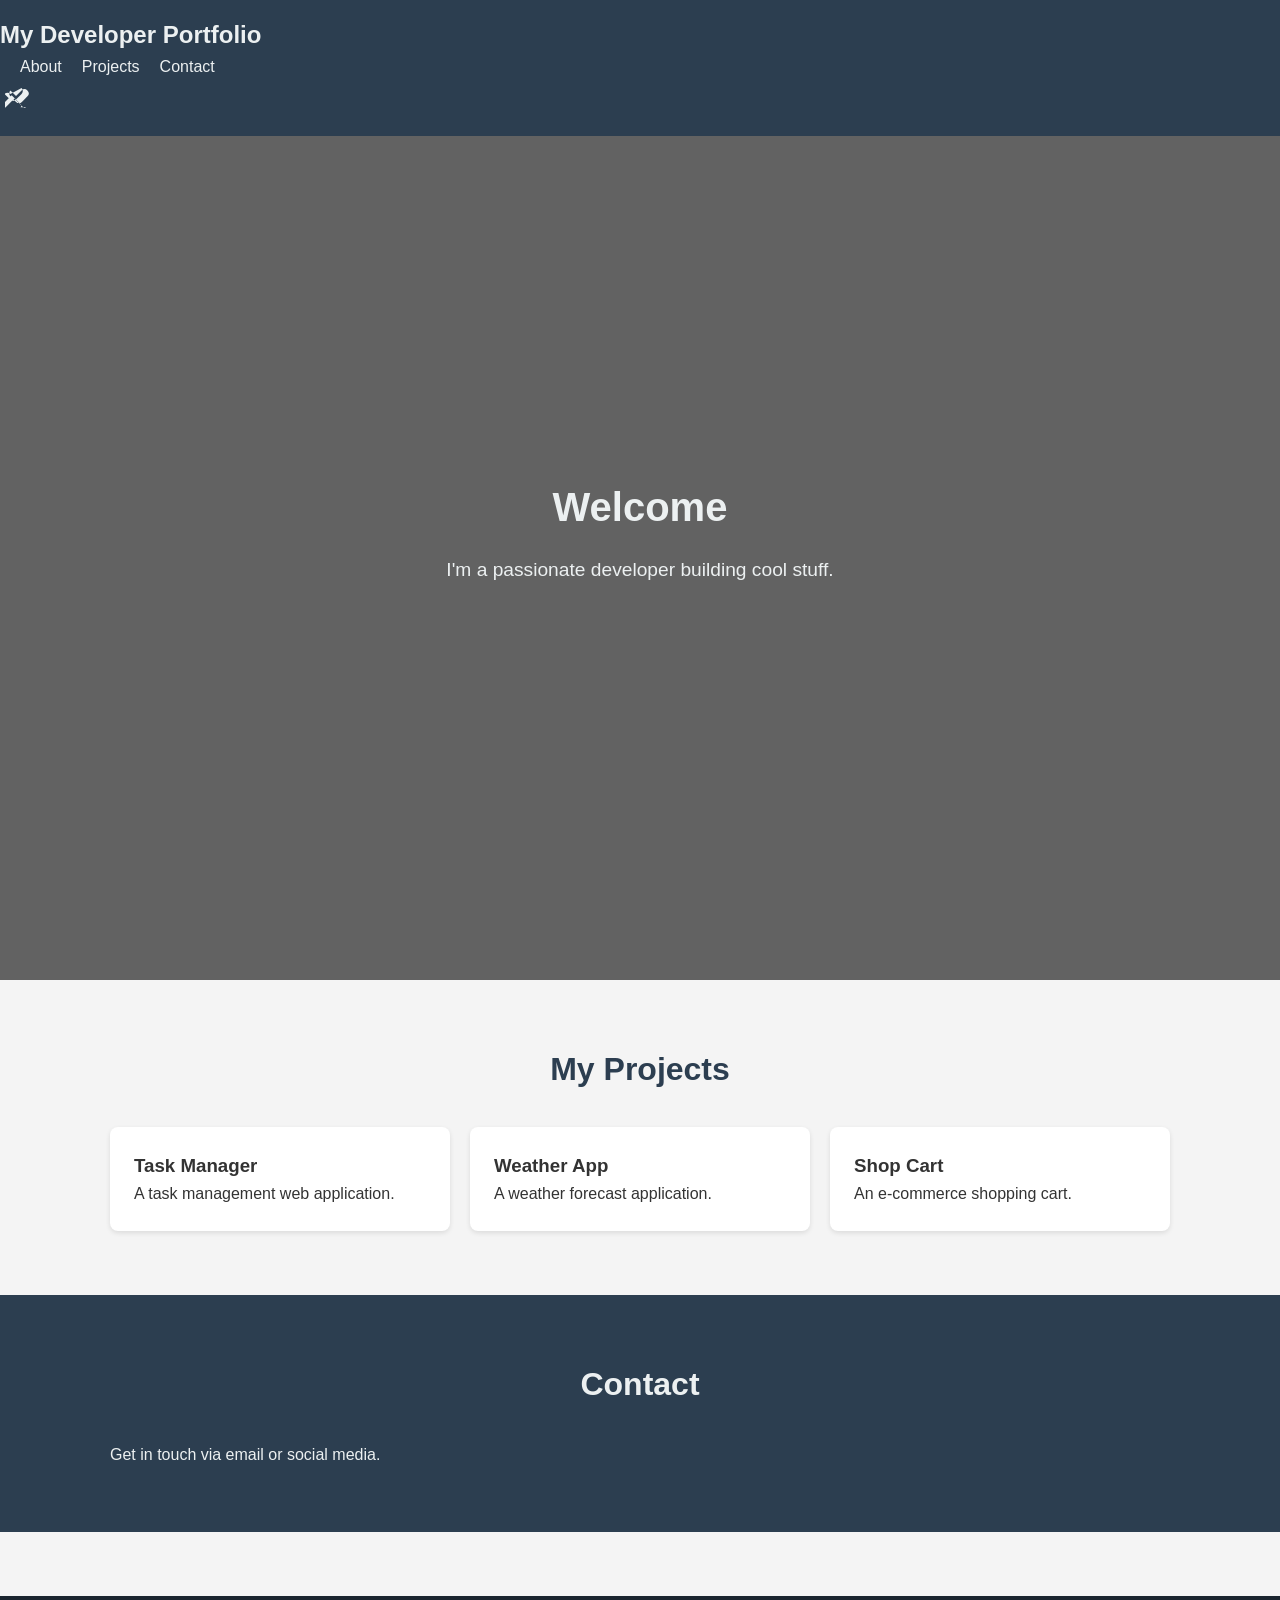
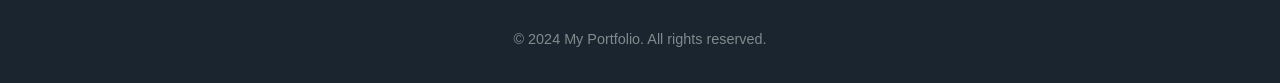
<file: 01-dev-portfolio/index.html>
<!DOCTYPE html>
<html lang="en">
<head>
    <meta charset="UTF-8">
    <meta name="viewport" content="width=device-width, initial-scale=1.0">
    <title>Dev Portfolio</title>
    <link rel="stylesheet" href="style.css">
</head>
<body>
    <header>
        <h1>My Developer Portfolio</h1>
        <nav>
            <ul>
                <li><a href="#about">About</a></li>
                <li><a href="#projects">Projects</a></li>
                <li><a href="#contact">Contact</a></li>
            </ul>
        </nav>
        <div class="theme-toggle" id="themeToggle">
            <svg id="themeIcon" width="20" height="20" viewBox="0 0 24 24" fill="currentColor">
                <path d="M20.285 21.285a1.975 1.975 0 0 1-2.828 0l-8.408-8.398-8.398 8.408a1.975 1.975 0 0 1-2.828-2.828l8.576-8.575 8.576 8.575a1.975 1.975 0 0 1 0 2.828zM5.216 5.216a4.001 4.001 0 0 0 0 5.657l5.35 5.35a4.001 4.001 0 0 0 5.657 0l5.351-5.35a4.001 4.001 0 0 0-5.657-5.657l-5.35 5.351zm10.688-2.227a3.997 3.997 0 0 1 0 5.655l-5.351 5.35a3.997 3.997 0 0 1-5.657 0l-5.351-5.35a3.997 3.997 0 0 1 5.657 0z"/>
            </svg>
        </div>
    </header>

    <section id="about" class="hero">
        <div class="container">
            <h2>Welcome</h2>
            <p>I'm a passionate developer building cool stuff.</p>
        </div>
    </section>

    <section id="projects" class="projects">
        <div class="container">
            <h2>My Projects</h2>
            <div class="project-grid">
                <div class="project-card">
                    <h3>Task Manager</h3>
                    <p>A task management web application.</p>
                </div>
                <div class="project-card">
                    <h3>Weather App</h3>
                    <p>A weather forecast application.</p>
                </div>
                <div class="project-card">
                    <h3>Shop Cart</h3>
                    <p>An e-commerce shopping cart.</p>
                </div>
            </div>
        </div>
    </section>

    <section id="contact" class="contact">
        <div class="container">
            <h2>Contact</h2>
            <p>Get in touch via email or social media.</p>
        </div>
    </section>

    <footer>
        <p>&copy; 2024 My Portfolio. All rights reserved.</p>
    </footer>

    <script src="app.js"></script>
</body>
</html>
</file>
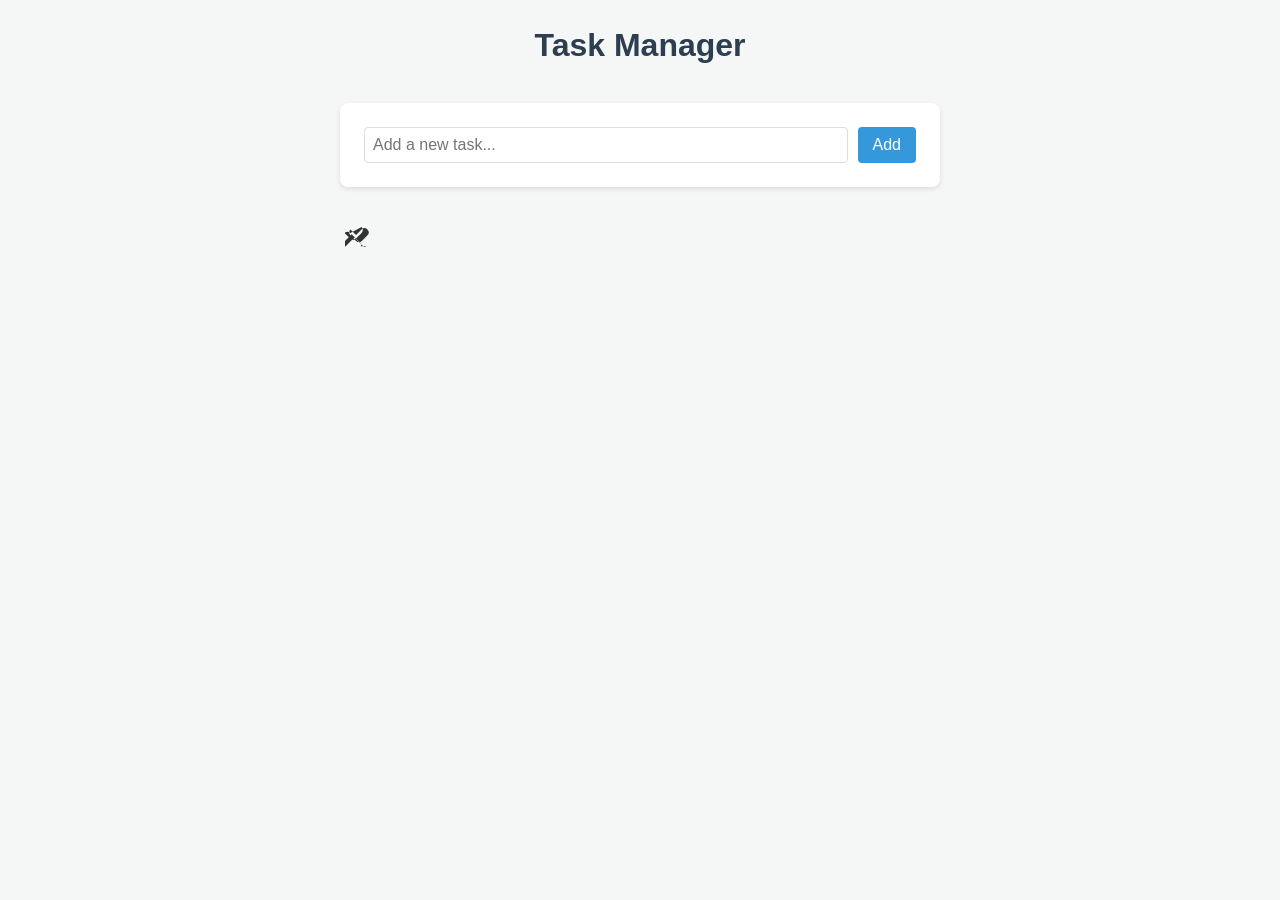
<file: 02-task-manager/index.html>
<!DOCTYPE html>
<html lang="en">
<head>
    <meta charset="UTF-8">
    <meta name="viewport" content="width=device-width, initial-scale=1.0">
    <title>Task Manager</title>
    <link rel="stylesheet" href="style.css">
</head>
<body>
    <div class="container">
        <h1>Task Manager</h1>
        
        <div class="add-task">
            <input type="text" id="new-task" placeholder="Add a new task...">
            <button id="add-btn">Add</button>
        </div>
        
        <ul id="task-list" class="task-list">
            <!-- Tasks will be added here by JavaScript -->
        </ul>
        
        <div class="theme-toggle" id="themeToggle">
            <svg id="themeIcon" width="20" height="20" viewBox="0 0 24 24" fill="currentColor">
                <path d="M20.285 21.285a1.975 1.975 0 0 1-2.828 0l-8.408-8.398-8.398 8.408a1.975 1.975 0 0 1-2.828-2.828l8.576-8.575 8.576 8.575a1.975 1.975 0 0 1 0 2.828zM5.216 5.216a4.001 4.001 0 0 0 0 5.657l5.35 5.35a4.001 4.001 0 0 0 5.657 0l5.351-5.35a4.001 4.001 0 0 0-5.657-5.657l-5.35 5.351zm10.688-2.227a3.997 3.997 0 0 1 0 5.655l-5.351 5.35a3.997 3.997 0 0 1-5.657 0l-5.351-5.35a3.997 3.997 0 0 1 5.657 0z"/>
            </svg>
        </div>
    </div>

    <script src="app.js"></script>
</body>
</html>
</file>
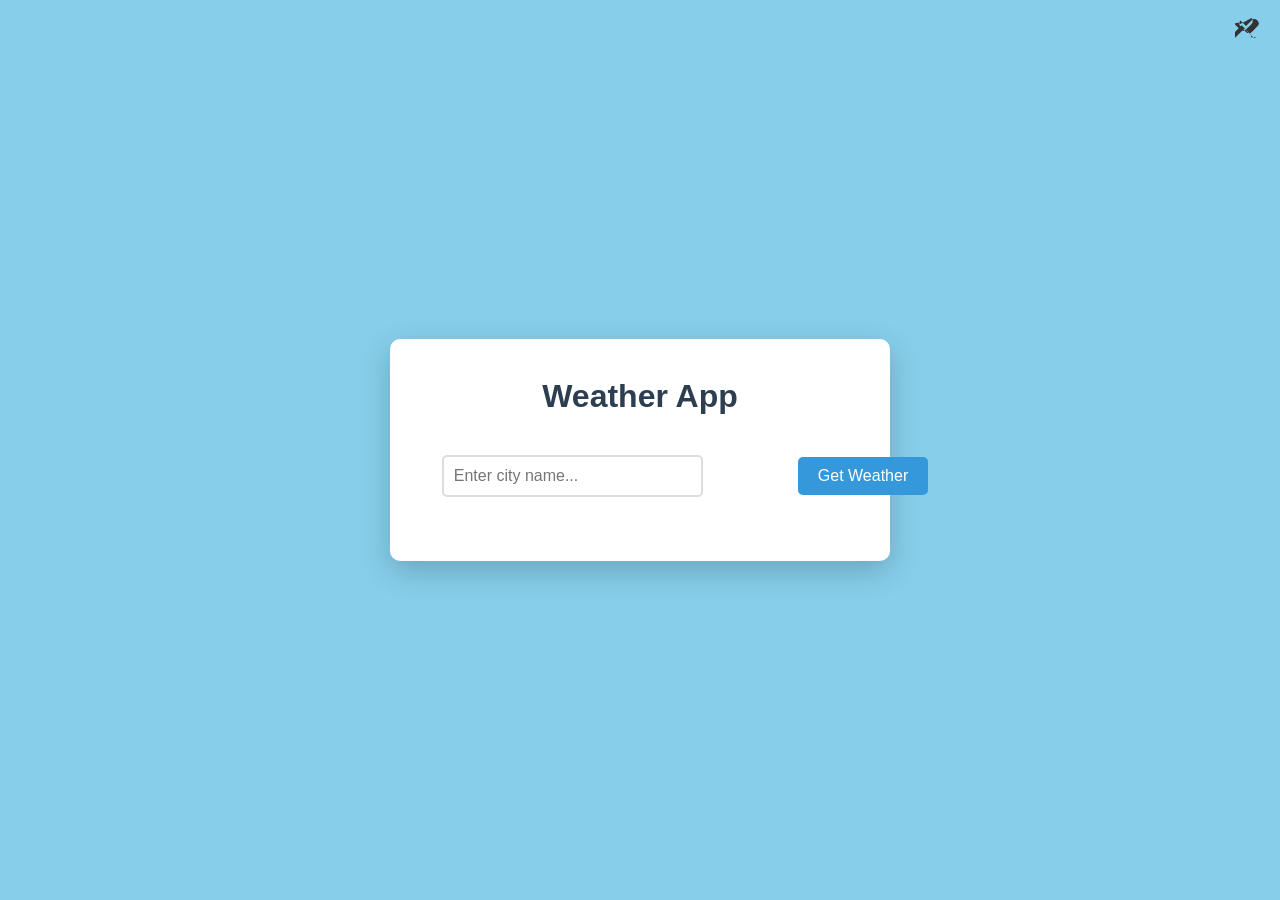
<file: 03-weather-app/index.html>
<!DOCTYPE html>
<html lang="en">
<head>
    <meta charset="UTF-8">
    <meta name="viewport" content="width=device-width, initial-scale=1.0">
    <title>Weather App</title>
    <link rel="stylesheet" href="style.css">
</head>
<body>
    <div class="container">
        <h1>Weather App</h1>
        
        <div class="search-box">
            <input type="text" id="city-input" placeholder="Enter city name...">
            <button id="search-btn">Get Weather</button>
        </div>
        
        <div id="weather-display" class="weather-display hidden">
            <div class="current-weather">
                <h2 id="city-name"></h2>
                <div class="temp" id="temperature"></div>
                <div class="description" id="description"></div>
            </div>
            <div class="details">
                <div class="detail">
                    <span>Humidity</span>
                    <span id="humidity"></span>
                </div>
                <div class="detail">
                    <span>Wind</span>
                    <span id="wind"></span>
                </div>
            </div>
        </div>
        
        <div id="error" class="error hidden"></div>
        
        <div class="theme-toggle" id="themeToggle">
            <svg id="themeIcon" width="20" height="20" viewBox="0 0 24 24" fill="currentColor">
                <path d="M20.285 21.285a1.975 1.975 0 0 1-2.828 0l-8.408-8.398-8.398 8.408a1.975 1.975 0 0 1-2.828-2.828l8.576-8.575 8.576 8.575a1.975 1.975 0 0 1 0 2.828zM5.216 5.216a4.001 4.001 0 0 0 0 5.657l5.35 5.35a4.001 4.001 0 0 0 5.657 0l5.351-5.35a4.001 4.001 0 0 0-5.657-5.657l-5.35 5.351zm10.688-2.227a3.997 3.997 0 0 1 0 5.655l-5.351 5.35a3.997 3.997 0 0 1-5.657 0l-5.351-5.35a3.997 3.997 0 0 1 5.657 0z"/>
            </svg>
        </div>
    </div>

    <script src="app.js"></script>
</body>
</html>
</file>
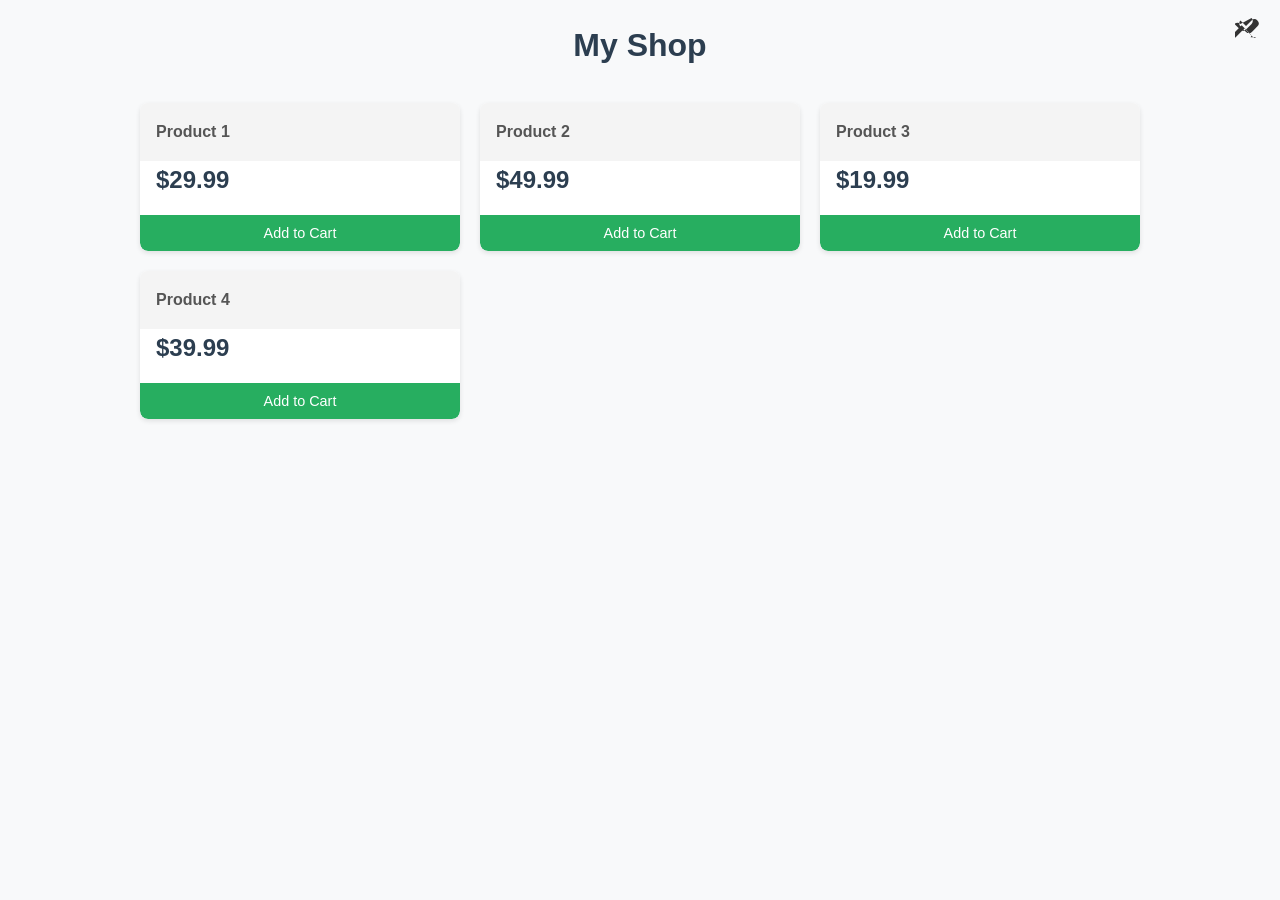
<file: 04-shop-cart/index.html>
<!DOCTYPE html>
<html lang="en">
<head>
    <meta charset="UTF-8">
    <meta name="viewport" content="width=device-width, initial-scale=1.0">
    <title>Shop Cart</title>
    <link rel="stylesheet" href="style.css">
</head>
<body>
    <div class="container">
        <h1>My Shop</h1>
        
        <div class="product-grid">
            <div class="product-card">
                <h3>Product 1</h3>
                <p>$29.99</p>
                <button class="add-cart-btn">Add to Cart</button>
            </div>
            <div class="product-card">
                <h3>Product 2</h3>
                <p>$49.99</p>
                <button class="add-cart-btn">Add to Cart</button>
            </div>
            <div class="product-card">
                <h3>Product 3</h3>
                <p>$19.99</p>
                <button class="add-cart-btn">Add to Cart</button>
            </div>
            <div class="product-card">
                <h3>Product 4</h3>
                <p>$39.99</p>
                <button class="add-cart-btn">Add to Cart</button>
            </div>
        </div>
        
        <div id="cart-summary" class="cart-summary hidden">
            <h2>Cart Summary</h2>
            <ul id="cart-items"></ul>
            <div class="total">
                <span>Total:</span>
                <span id="total-amount">$0.00</span>
            </div>
            <button id="checkout-btn">Checkout</button>
        </div>
        
        <div class="theme-toggle" id="themeToggle">
            <svg id="themeIcon" width="20" height="20" viewBox="0 0 24 24" fill="currentColor">
                <path d="M20.285 21.285a1.975 1.975 0 0 1-2.828 0l-8.408-8.398-8.398 8.408a1.975 1.975 0 0 1-2.828-2.828l8.576-8.575 8.576 8.575a1.975 1.975 0 0 1 0 2.828zM5.216 5.216a4.001 4.001 0 0 0 0 5.657l5.35 5.35a4.001 4.001 0 0 0 5.657 0l5.351-5.35a4.001 4.001 0 0 0-5.657-5.657l-5.35 5.351zm10.688-2.227a3.997 3.997 0 0 1 0 5.655l-5.351 5.35a3.997 3.997 0 0 1-5.657 0l-5.351-5.35a3.997 3.997 0 0 1 5.657 0z"/>
            </svg>
        </div>
    </div>

    <script src="app.js"></script>
</body>
</html>
</file>
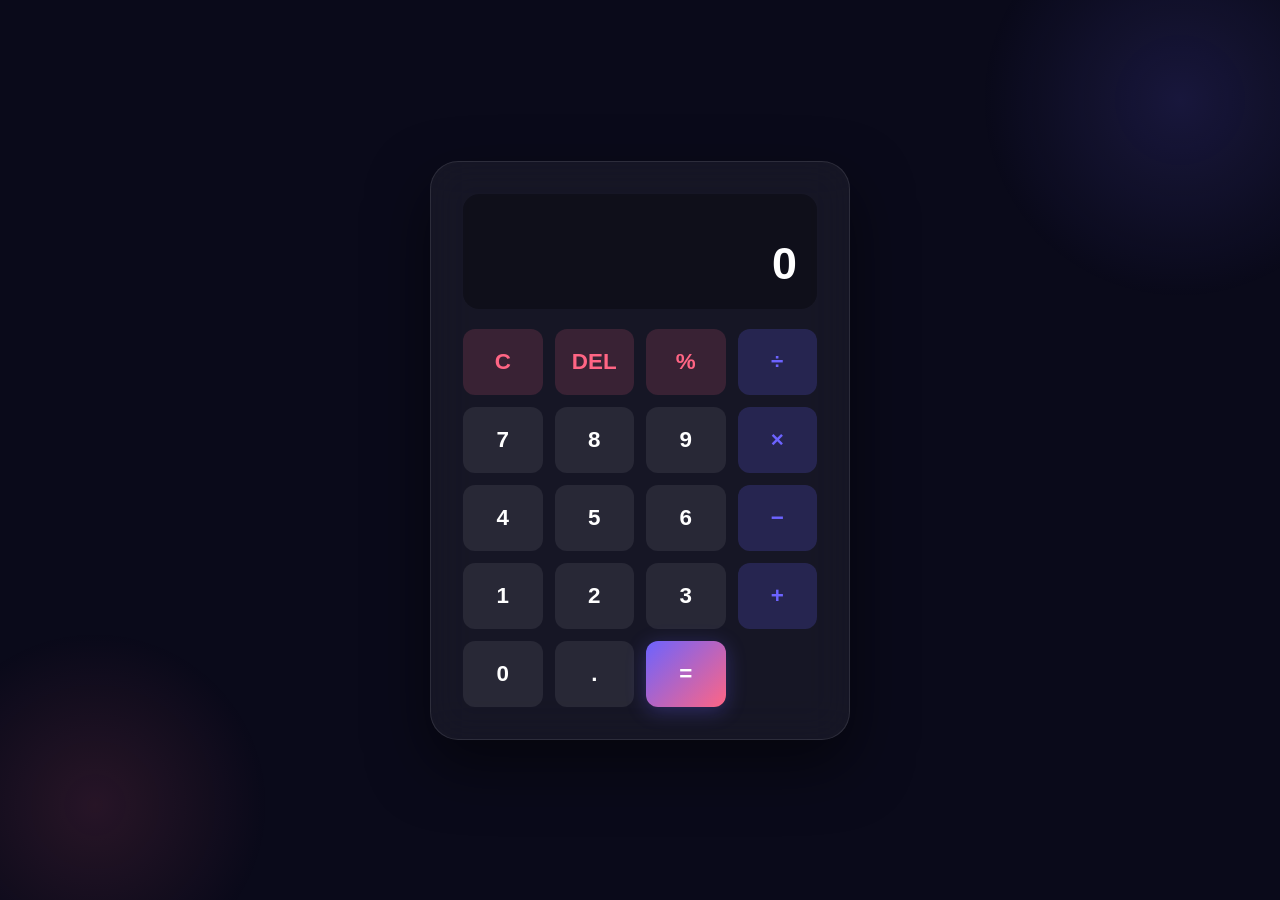
<file: Project1-Calculator/index.html>
<!DOCTYPE html>
<html lang="en">
<head>
  <meta charset="UTF-8">
  <meta name="viewport" content="width=device-width, initial-scale=1.0">
  <meta name="description" content="A modern, responsive calculator with glassmorphism design">
  <title>Calculator | Project 1</title>
  <link rel="stylesheet" href="style.css">
</head>
<body>
  <main class="container">
    <div class="calculator" role="application" aria-label="Calculator">
      <div class="display-wrapper">
        <div class="display-expression" id="expression" aria-live="polite"></div>
        <div class="display" id="display" aria-live="assertive">0</div>
      </div>
      <div class="buttons" role="group" aria-label="Calculator buttons">
        <button type="button" class="btn btn-function" data-value="C" aria-label="Clear">C</button>
        <button type="button" class="btn btn-function" data-value="DEL" aria-label="Delete">DEL</button>
        <button type="button" class="btn btn-function" data-value="%" aria-label="Percent">%</button>
        <button type="button" class="btn btn-operator" data-value="/" aria-label="Divide">&divide;</button>

        <button type="button" class="btn btn-number" data-value="7" aria-label="Seven">7</button>
        <button type="button" class="btn btn-number" data-value="8" aria-label="Eight">8</button>
        <button type="button" class="btn btn-number" data-value="9" aria-label="Nine">9</button>
        <button type="button" class="btn btn-operator" data-value="*" aria-label="Multiply">&times;</button>

        <button type="button" class="btn btn-number" data-value="4" aria-label="Four">4</button>
        <button type="button" class="btn btn-number" data-value="5" aria-label="Five">5</button>
        <button type="button" class="btn btn-number" data-value="6" aria-label="Six">6</button>
        <button type="button" class="btn btn-operator" data-value="-" aria-label="Subtract">&minus;</button>

        <button type="button" class="btn btn-number" data-value="1" aria-label="One">1</button>
        <button type="button" class="btn btn-number" data-value="2" aria-label="Two">2</button>
        <button type="button" class="btn btn-number" data-value="3" aria-label="Three">3</button>
        <button type="button" class="btn btn-operator" data-value="+" aria-label="Add">+</button>

        <button type="button" class="btn btn-number btn-zero" data-value="0" aria-label="Zero">0</button>
        <button type="button" class="btn btn-number" data-value="." aria-label="Decimal point">.</button>
        <button type="button" class="btn btn-equals" data-value="=" aria-label="Equals">=</button>
      </div>
    </div>
  </main>
  <script src="script.js"></script>
</body>
</html>
</file>
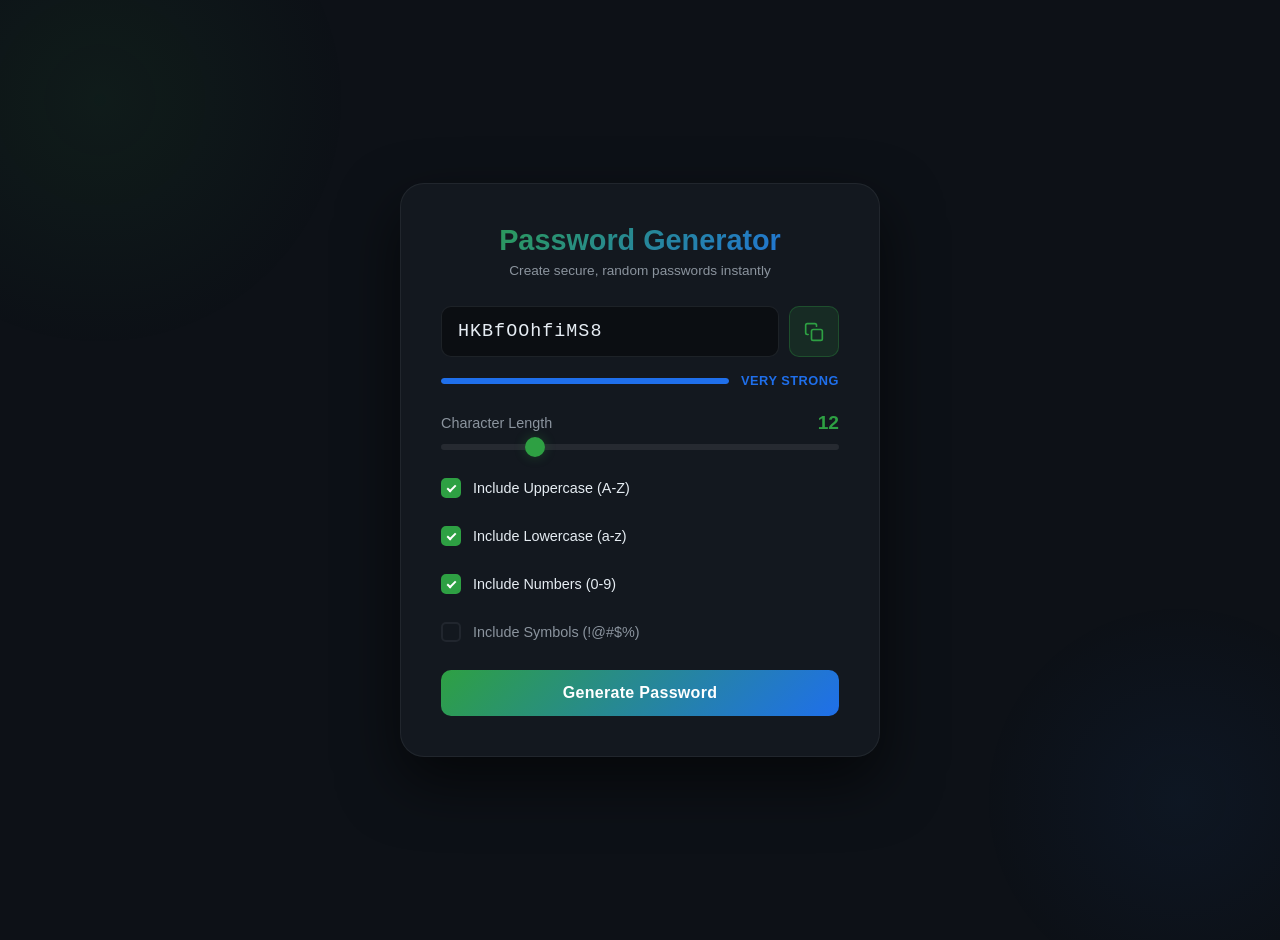
<file: Project2-Password-Generator/index.html>
<!DOCTYPE html>
<html lang="en">
<head>
  <meta charset="UTF-8">
  <meta name="viewport" content="width=device-width, initial-scale=1.0">
  <meta name="description" content="A modern password generator with strength meter and customizable options">
  <title>Password Generator | Project 2</title>
  <link rel="stylesheet" href="style.css">
</head>
<body>
  <main class="container">
    <div class="generator" role="application" aria-label="Password Generator">
      <div class="header">
        <h1>Password Generator</h1>
        <p class="subtitle">Create secure, random passwords instantly</p>
      </div>

      <div class="password-display" aria-live="polite">
        <input type="text" id="passwordOutput" class="password-output" value="P@ssw0rd!" readonly aria-label="Generated password">
        <button type="button" id="copyBtn" class="copy-btn" aria-label="Copy password to clipboard" title="Copy to clipboard">
          <svg width="20" height="20" viewBox="0 0 24 24" fill="none" stroke="currentColor" stroke-width="2" stroke-linecap="round" stroke-linejoin="round">
            <rect x="9" y="9" width="13" height="13" rx="2" ry="2"></rect>
            <path d="M5 15H4a2 2 0 0 1-2-2V4a2 2 0 0 1 2-2h9a2 2 0 0 1 2 2v1"></path>
          </svg>
        </button>
      </div>

      <div class="strength-meter" role="meter" aria-label="Password strength">
        <div class="strength-bar" id="strengthBar">
          <div class="strength-fill" id="strengthFill" style="width: 40%"></div>
        </div>
        <span class="strength-label" id="strengthLabel">Medium</span>
      </div>

      <div class="controls">
        <div class="length-control">
          <div class="length-header">
            <label for="lengthSlider">Character Length</label>
            <span class="length-value" id="lengthValue">12</span>
          </div>
          <input type="range" id="lengthSlider" class="slider" min="4" max="40" value="12" aria-label="Password length">
        </div>

        <div class="options">
          <label class="option" tabindex="0">
            <input type="checkbox" id="uppercase" checked>
            <span class="checkmark"></span>
            <span class="option-text">Include Uppercase (A-Z)</span>
          </label>
          <label class="option" tabindex="0">
            <input type="checkbox" id="lowercase" checked>
            <span class="checkmark"></span>
            <span class="option-text">Include Lowercase (a-z)</span>
          </label>
          <label class="option" tabindex="0">
            <input type="checkbox" id="numbers" checked>
            <span class="checkmark"></span>
            <span class="option-text">Include Numbers (0-9)</span>
          </label>
          <label class="option" tabindex="0">
            <input type="checkbox" id="symbols">
            <span class="checkmark"></span>
            <span class="option-text">Include Symbols (!@#$%)</span>
          </label>
        </div>

        <button type="button" id="generateBtn" class="generate-btn">Generate Password</button>
      </div>
    </div>
  </main>
  <script src="script.js"></script>
</body>
</html>
</file>
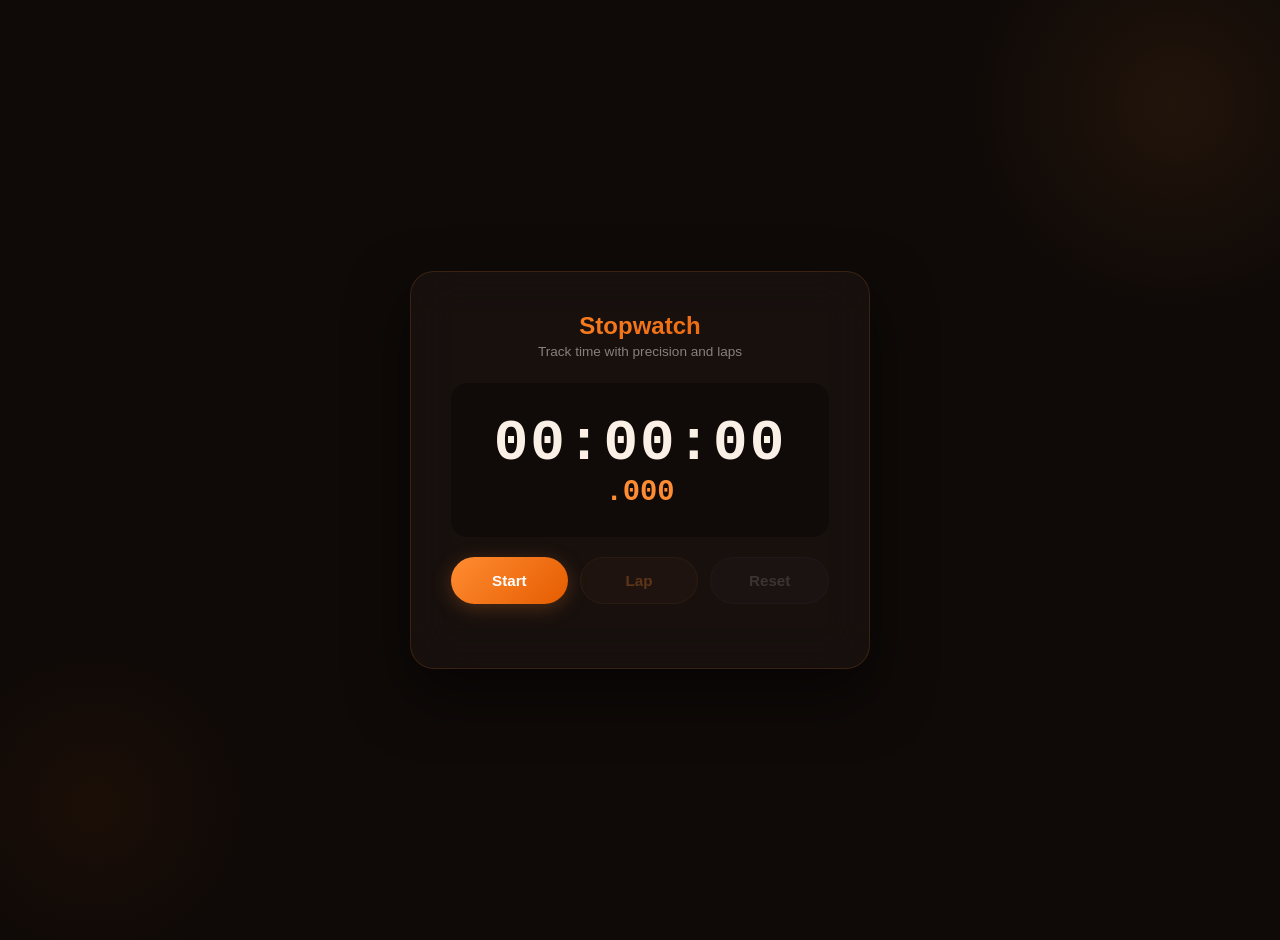
<file: Project3-Stopwatch/index.html>
<!DOCTYPE html>
<html lang="en">
<head>
  <meta charset="UTF-8">
  <meta name="viewport" content="width=device-width, initial-scale=1.0">
  <meta name="description" content="A precision stopwatch with lap recording and keyboard shortcuts">
  <title>Stopwatch | Project 3</title>
  <link rel="stylesheet" href="style.css">
</head>
<body>
  <main class="container">
    <div class="stopwatch" role="application" aria-label="Stopwatch">
      <div class="header">
        <h1>Stopwatch</h1>
        <p class="subtitle">Track time with precision and laps</p>
      </div>

      <div class="time-display" aria-live="polite">
        <span class="time" id="display">00:00:00</span>
        <span class="milliseconds" id="milliseconds">.000</span>
      </div>

      <div class="controls" role="group" aria-label="Stopwatch controls">
        <button type="button" id="startBtn" class="btn btn-start" aria-label="Start">Start</button>
        <button type="button" id="lapBtn" class="btn btn-lap" aria-label="Lap" disabled>Lap</button>
        <button type="button" id="resetBtn" class="btn btn-reset" aria-label="Reset" disabled>Reset</button>
      </div>

      <div class="laps-section" id="lapsSection" hidden>
        <div class="laps-header">
          <h2>Laps</h2>
          <button type="button" id="clearLapsBtn" class="clear-laps" aria-label="Clear all laps">Clear All</button>
        </div>
        <div class="laps-container" id="lapsContainer" role="list" aria-label="Lap times"></div>
      </div>
    </div>
  </main>
  <script src="script.js"></script>
</body>
</html>
</file>
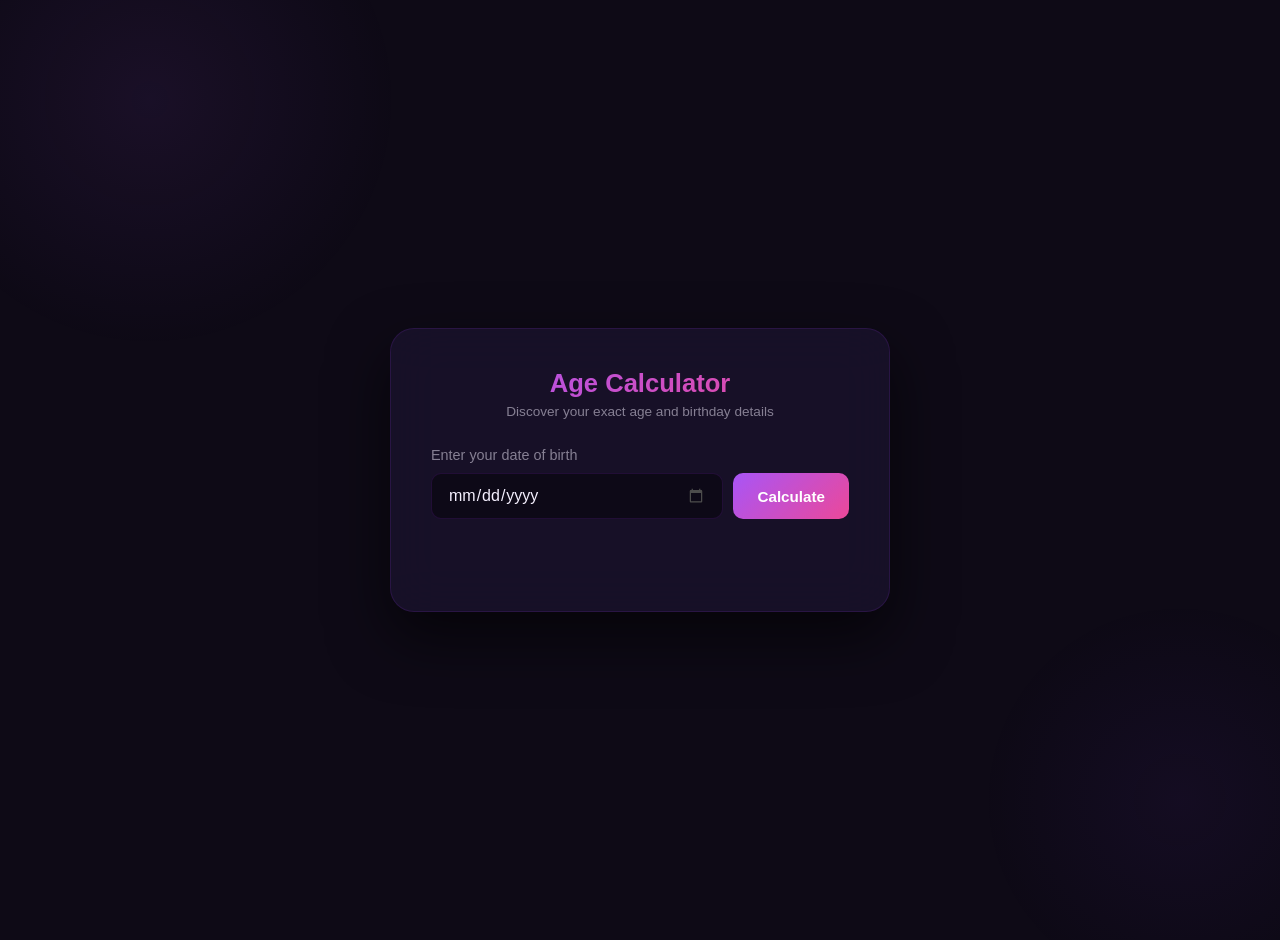
<file: Project4-Age-Calculator/index.html>
<!DOCTYPE html>
<html lang="en">
<head>
  <meta charset="UTF-8">
  <meta name="viewport" content="width=device-width, initial-scale=1.0">
  <meta name="description" content="Calculate your exact age in years, months, days, and more">
  <title>Age Calculator | Project 4</title>
  <link rel="stylesheet" href="style.css">
</head>
<body>
  <main class="container">
    <div class="age-calculator" role="application" aria-label="Age Calculator">
      <div class="header">
        <h1>Age Calculator</h1>
        <p class="subtitle">Discover your exact age and birthday details</p>
      </div>

      <div class="input-section">
        <label for="birthdateInput" class="input-label">Enter your date of birth</label>
        <div class="input-group">
          <input type="date" id="birthdateInput" class="date-input" aria-label="Date of birth" max="">
          <button type="button" id="calculateBtn" class="calculate-btn">Calculate</button>
        </div>
        <p class="error-msg" id="errorMsg" role="alert"></p>
      </div>

      <div class="results" id="results" hidden>
        <div class="result-cards">
          <div class="result-card card-years">
            <span class="result-value" id="years">0</span>
            <span class="result-label">Years</span>
          </div>
          <div class="result-card card-months">
            <span class="result-value" id="months">0</span>
            <span class="result-label">Months</span>
          </div>
          <div class="result-card card-days">
            <span class="result-value" id="days">0</span>
            <span class="result-label">Days</span>
          </div>
        </div>

        <div class="extra-info">
          <div class="info-row">
            <span class="info-label">Total Days Lived</span>
            <span class="info-value" id="totalDays">0</span>
          </div>
          <div class="info-row">
            <span class="info-label">Next Birthday</span>
            <span class="info-value" id="nextBirthday">--</span>
          </div>
          <div class="info-row">
            <span class="info-label">Days Until Birthday</span>
            <span class="info-value" id="daysUntilBirthday">--</span>
          </div>
          <div class="info-row">
            <span class="info-label">Zodiac Sign</span>
            <span class="info-value" id="zodiacSign">--</span>
          </div>
        </div>
      </div>
    </div>
  </main>
  <script src="script.js"></script>
</body>
</html>
</file>
<file: 01-dev-portfolio/style.css>
* {
    box-sizing: border-box;
    margin: 0;
    padding: 0;
}

body {
    font-family: 'Segoe UI', Tahoma, Geneva, Verdana, sans-serif;
    line-height: 1.6;
    color: #333;
    background: #f4f4f4;
    transition: background 0.3s, color 0.3s;
}

body.dark {
    background: #1a252f;
    color: #ecf0f1;
}

header {
    background: #2c3e50;
    color: #ecf0f1;
    padding: 1rem 0;
    position: fixed;
    width: 100%;
    top: 0;
    z-index: 100;
}

header .container {
    max-width: 1100px;
    margin: 0 auto;
    padding: 0 20px;
    display: flex;
    justify-content: space-between;
    align-items: center;
}

header h1 {
    font-size: 1.5rem;
}

header nav ul {
    display: flex;
    list-style: none;
}

header nav ul li {
    margin-left: 20px;
}

header nav ul li a {
    color: #ecf0f1;
    text-decoration: none;
    transition: color 0.3s;
}

header nav ul li a:hover {
    color: #3498db;
}

.hero {
    min-height: 100vh;
    background: linear-gradient(rgba(0,0,0,0.6), rgba(0,0,0,0.6)), url('https://images.unsplash.com/photo-1558655146-9df9e7002f0e') no-repeat center center/cover;
    display: flex;
    align-items: center;
    justify-content: center;
    text-align: center;
    color: #ecf0f1;
    margin-top: 80px;
}

.hero .container h2 {
    font-size: 2.5rem;
    margin-bottom: 1rem;
}

.hero .container p {
    font-size: 1.2rem;
    max-width: 600px;
    margin: 0 auto;
}

.projects {
    padding: 4rem 0;
    background: #f4f4f4;
}

.projects .container {
    max-width: 1100px;
    margin: 0 auto;
    padding: 0 20px;
}

.projects h2 {
    text-align: center;
    margin-bottom: 2rem;
    font-size: 2rem;
    color: #2c3e50;
}

.projects.dark h2 {
    color: #ecf0f1;
}

.project-grid {
    display: grid;
    grid-template-columns: repeat(auto-fit, minmax(300px, 1fr));
    gap: 20px;
    max-width: 1100px;
    margin: 0 auto;
}

.project-card {
    background: white;
    padding: 1.5rem;
    border-radius: 8px;
    box-shadow: 0 2px 5px rgba(0,0,0,0.1);
    transition: transform 0.3s, background 0.3s;
}

.project-card:hover {
    transform: translateY(-5px);
}

.project-card.dark {
    background: #2c3e50;
}

.project-card.dark h3 {
    color: #ecf0f1;
}

.project-card.dark p {
    color: #bdc3c7;
}

.contact {
    padding: 4rem 0;
    background: #2c3e50;
    color: #ecf0f1;
}

.contact .container {
    max-width: 1100px;
    margin: 0 auto;
    padding: 0 20px;
}

.contact h2 {
    text-align: center;
    margin-bottom: 2rem;
    font-size: 2rem;
    color: #ecf0f1;
}

footer {
    padding: 2rem 0;
    text-align: center;
    background: #1a252f;
    color: #7f8c8d;
    margin-top: 4rem;
}

footer p {
    font-size: 0.9rem;
}

/* Theme toggle button */
.theme-toggle {
    width: 40px;
    height: 40px;
    background: transparent;
    border: none;
    cursor: pointer;
    padding: 5px;
    position: relative;
}

.theme-toggle svg {
    width: 100%;
    height: 100%;
    transition: transform 0.3s;
}

body.dark .theme-toggle svg {
    transform: rotate(180deg);
}
</file>
<file: 02-task-manager/style.css>
* {
    box-sizing: border-box;
    margin: 0;
    padding: 0;
}

body {
    font-family: 'Segoe UI', Tahoma, Geneva, Verdana, sans-serif;
    line-height: 1.6;
    background: #f4f7f6;
    color: #333;
    min-height: 100vh;
    padding: 20px;
    transition: background 0.3s, color 0.3s;
}

body.dark {
    background: #1a1a2e;
    color: #e0e0e0;
}

.container {
    max-width: 600px;
    margin: 0 auto;
}

h1 {
    text-align: center;
    margin-bottom: 2rem;
    color: #2c3e50;
    font-size: 2rem;
}

body.dark h1 {
    color: #e0e0e0;
}

.add-task {
    background: white;
    padding: 1.5rem;
    border-radius: 8px;
    box-shadow: 0 2px 5px rgba(0,0,0,0.1);
    margin-bottom: 2rem;
    display: flex;
    gap: 10px;
    transition: background 0.3s;
}

body.dark .add-task {
    background: #2a2a3a;
}

.add-task input {
    flex: 1;
    padding: 8px;
    border: 1px solid #ddd;
    border-radius: 4px;
    font-size: 1rem;
    transition: border-color 0.3s;
}

body.dark .add-task input {
    border-color: #555;
    background: #3a3a4a;
    color: #e0e0e0;
}

.add-task button {
    padding: 0 15px;
    background: #3498db;
    color: white;
    border: none;
    border-radius: 4px;
    cursor: pointer;
    font-size: 1rem;
    transition: background 0.3s;
}

.add-task button:hover {
    background: #2980b9;
}

.task-list {
    background: white;
    border-radius: 8px;
    box-shadow: 0 2px 5px rgba(0,0,0,0.1);
    padding: 0;
    transition: background 0.3s;
}

body.dark .task-list {
    background: #2a2a3a;
}

.task-list li {
    list-style: none;
    padding: 1rem 1.5rem;
    border-bottom: 1px solid #eee;
    display: flex;
    justify-content: space-between;
    align-items: center;
    transition: background 0.3s;
}

body.dark .task-list li {
    border-color: #444;
}

.task-list li:hover {
    background: #fafafa;
}

body.dark .task-list li:hover {
    background: #3a3a4a;
}

.task-list li.completed .task-text {
    text-decoration: line-through;
    color: #888;
}

body.dark .task-list li.completed .task-text {
    color: #666;
}

.task-list li .task-text {
    flex: 1;
    font-size: 1rem;
    transition: color 0.3s;
}

body.dark .task-list li .task-text {
    color: #e0e0e0;
}

.task-list li .actions {
    display: flex;
    gap: 10px;
}

.task-list button {
    padding: 5px 10px;
    border: none;
    border-radius: 4px;
    cursor: pointer;
    font-size: 0.85rem;
    transition: opacity 0.3s;
}

.task-list .delete-btn {
    background: #e74c3c;
    color: white;
}

.task-list .delete-btn:hover {
    opacity: 0.9;
}

.task-list .edit-btn {
    background: #3498db;
    color: white;
}

.task-list .edit-btn:hover {
    opacity: 0.9;
}

/* Theme toggle button */
.theme-toggle {
    width: 40px;
    height: 40px;
    background: transparent;
    border: none;
    cursor: pointer;
    padding: 5px;
    position: relative;
    flex-shrink: 0;
}

.theme-toggle svg {
    width: 100%;
    height: 100%;
    transition: transform 0.3s;
}

body.dark .theme-toggle svg {
    transform: rotate(180deg);
}
</file>
<file: 03-weather-app/style.css>
* {
    box-sizing: border-box;
    margin: 0;
    padding: 0;
}

body {
    font-family: 'Segoe UI', Tahoma, Geneva, Verdana, sans-serif;
    line-height: 1.6;
    background: #87CEEB; /* Sky blue background */
    color: #333;
    min-height: 100vh;
    display: flex;
    align-items: center;
    justify-content: center;
    padding: 20px;
    transition: background 0.3s, color 0.3s;
}

body.dark {
    background: #1a1a2e;
    color: #e0e0e0;
}

.container {
    background: white;
    padding: 2rem;
    border-radius: 10px;
    box-shadow: 0 10px 30px rgba(0,0,0,0.2);
    width: 100%;
    max-width: 500px;
    transition: background 0.3s, box-shadow 0.3s;
}

body.dark .container {
    background: #2a2a3a;
    box-shadow: 0 10px 30px rgba(0,0,0,0.5);
}

h1 {
    text-align: center;
    margin-bottom: 2rem;
    color: #2c3e50;
    font-size: 2rem;
}

body.dark h1 {
    color: #e0e0e0;
}

.search-box {
    margin-bottom: 2rem;
    text-align: center;
}

.search-box input {
    padding: 10px;
    font-size: 1rem;
    width: 60%;
    padding-right: 100px; /* Make room for button */
    border: 2px solid #ddd;
    border-radius: 5px;
    transition: border-color 0.3s;
}

body.dark .search-box input {
    border-color: #555;
    background: #3a3a4a;
    color: #e0e0e0;
}

.search-box button {
    position: relative;
    right: -90px;
    padding: 10px 20px;
    background: #3498db;
    color: white;
    border: none;
    border-radius: 5px;
    cursor: pointer;
    font-size: 1rem;
    transition: background 0.3s;
}

.search-box button:hover {
    background: #2980b9;
}

.weather-display {
    margin-top: 2rem;
    padding-top: 2rem;
    border-top: 4px solid #3498db;
}

.weather-display.hidden {
    display: none;
}

.error {
    background: #e74c3c;
    color: white;
    padding: 1rem;
    border-radius: 5px;
    margin-bottom: 1rem;
    text-align: center;
}

.error.hidden {
    display: none;
}

.current-weather {
    text-align: center;
}

.current-weather h2 {
    font-size: 2rem;
    margin-bottom: 0.5rem;
    color: #2c3e50;
}

body.dark .current-weather h2 {
    color: #e0e0e0;
}

.temp {
    font-size: 3rem;
    font-weight: bold;
    color: #e67e22;
    margin: 1rem 0;
}

.description {
    font-size: 1.2rem;
    color: #7f8c8d;
    margin-bottom: 1.5rem;
}

.details {
    display: flex;
    justify-content: space-between;
    margin-top: 1.5rem;
    padding-top: 1rem;
    border-top: 1px solid #eee;
}

.detail {
    text-align: left;
    width: 48%;
}

.detail span:first-of-type {
    display: block;
    font-size: 0.9rem;
    color: #7f8c8d;
    margin-bottom: 4px;
}

.detail span:last-of-type {
    font-size: 1.2rem;
    font-weight: bold;
    color: #2c3e50;
}

body.dark .detail span:last-of-type {
    color: #e0e0e0;
}

/* Theme toggle button */
.theme-toggle {
    position: absolute;
    top: 10px;
    right: 10px;
    width: 40px;
    height: 40px;
    background: transparent;
    border: none;
    cursor: pointer;
    padding: 5px;
}

.theme-toggle svg {
    width: 100%;
    height: 100%;
    transition: transform 0.3s;
}

body.dark .theme-toggle svg {
    transform: rotate(180deg);
}
</file>
<file: 04-shop-cart/style.css>
* {
    box-sizing: border-box;
    margin: 0;
    padding: 0;
}

body {
    font-family: 'Segoe UI', Tahoma, Geneva, Verdana, sans-serif;
    line-height: 1.6;
    background: #f8f9fa;
    color: #333;
    min-height: 100vh;
    padding: 20px;
    transition: background 0.3s, color 0.3s;
}

body.dark {
    background: #1a1a2e;
    color: #e0e0e0;
}

.container {
    max-width: 1000px;
    margin: 0 auto;
}

h1 {
    text-align: center;
    margin-bottom: 2rem;
    color: #2c3e50;
    font-size: 2rem;
}

body.dark h1 {
    color: #e0e0e0;
}

.product-grid {
    display: grid;
    grid-template-columns: repeat(auto-fit, minmax(250px, 1fr));
    gap: 20px;
    margin-bottom: 3rem;
}

.product-card {
    background: white;
    border-radius: 8px;
    overflow: hidden;
    box-shadow: 0 2px 5px rgba(0,0,0,0.1);
    transition: transform 0.3s, background 0.3s;
}

.product-card:hover {
    transform: translateY(-5px);
}

body.dark .product-card {
    background: #2a2a3a;
}

.product-card h3 {
    padding: 1rem;
    margin: 0;
    background: #f4f4f4;
    font-size: 1rem;
    color: #555;
}

body.dark .product-card h3 {
    background: #3a3a4a;
    color: #b0b0b0;
}

.product-card p {
    padding: 0 1rem 1rem;
    font-size: 1.5rem;
    font-weight: bold;
    color: #2c3e50;
}

body.dark .product-card p {
    color: #e0e0e0;
}

.add-cart-btn {
    width: 100%;
    padding: 10px;
    background: #27ae60;
    color: white;
    border: none;
    border-radius: 0 0 8px 8px;
    cursor: pointer;
    font-size: 0.9rem;
    transition: background 0.3s;
}

.add-cart-btn:hover {
    background: #219150;
}

body.dark .add-cart-btn:hover {
    background: #1e8449;
}

.cart-summary {
    background: white;
    border-radius: 8px;
    box-shadow: 0 2px 5px rgba(0,0,0,0.1);
    padding: 1.5rem;
    max-width: 400px;
    margin: 0 auto;
    transition: background 0.3s, box-shadow 0.3s;
}

body.dark .cart-summary {
    background: #2a2a3a;
    box-shadow: 0 2px 5px rgba(0,0,0,0.5);
}

.cart-summary.hidden {
    display: none;
}

.cart-summary h2 {
    text-align: center;
    margin-bottom: 1rem;
    color: #2c3e50;
}

body.dark .cart-summary h2 {
    color: #e0e0e0;
}

.cart-summary ul {
    list-style: none;
    max-height: 150px;
    overflow-y: auto;
    padding: 0;
    margin-bottom: 1rem;
}

.cart-summary li {
    padding: 8px 0;
    border-bottom: 1px solid #eee;
    font-size: 0.9rem;
    color: #555;
    display: flex;
    justify-content: space-between;
}

body.dark .cart-summary li {
    border-color: #444;
    color: #b0b0b0;
}

.cart-summary li:last-child {
    border-bottom: none;
}

.cart-summary .total {
    display: flex;
    justify-content: space-between;
    margin-top: 1rem;
    padding-top: 1rem;
    border-top: 2px solid #eee;
    font-size: 1.2rem;
    font-weight: bold;
    color: #2c3e50;
}

body.dark .cart-summary .total {
    border-color: #444;
    color: #b0b0b0;
}

.cart-summary .total span:first-of-type {
    color: #777;
}

body.dark .cart-summary .total span:first-of-type {
    color: #555;
}

.cart-summary .total span:last-of-type {
    color: #27ae60;
}

body.dark .cart-summary .total span:last-of-type {
    color: #6dd5a1;
}

.cart-summary button {
    width: 100%;
    padding: 10px;
    background: #3498db;
    color: white;
    border: none;
    border-radius: 4px;
    cursor: pointer;
    font-size: 1rem;
    margin-top: 1rem;
}

.cart-summary button:hover {
    background: #2980b9;
}

body.dark .cart-summary button:hover {
    background: #1f65a5;
}

/* Theme toggle button */
.theme-toggle {
    position: absolute;
    top: 10px;
    right: 10px;
    width: 40px;
    height: 40px;
    background: transparent;
    border: none;
    cursor: pointer;
    padding: 5px;
}

.theme-toggle svg {
    width: 100%;
    height: 100%;
    transition: transform 0.3s;
}

body.dark .theme-toggle svg {
    transform: rotate(180deg);
}
</file>
<file: Project1-Calculator/style.css>
*,
*::before,
*::after {
  margin: 0;
  padding: 0;
  box-sizing: border-box;
}

:root {
  --bg-primary: #0a0a1a;
  --bg-secondary: #12122a;
  --glass-bg: rgba(255, 255, 255, 0.05);
  --glass-border: rgba(255, 255, 255, 0.1);
  --text-primary: #ffffff;
  --text-secondary: rgba(255, 255, 255, 0.6);
  --accent-1: #6c63ff;
  --accent-2: #ff6584;
  --accent-3: #43e97b;
  --number-btn: rgba(255, 255, 255, 0.08);
  --number-hover: rgba(255, 255, 255, 0.15);
  --operator-btn: rgba(108, 99, 255, 0.2);
  --operator-hover: rgba(108, 99, 255, 0.35);
  --function-btn: rgba(255, 101, 132, 0.15);
  --function-hover: rgba(255, 101, 132, 0.3);
  --equals-btn: linear-gradient(135deg, #6c63ff, #ff6584);
  --shadow: 0 25px 60px rgba(0, 0, 0, 0.5);
  --radius: 16px;
  --radius-sm: 12px;
}

html {
  font-size: 16px;
}

body {
  font-family: 'Segoe UI', -apple-system, BlinkMacSystemFont, sans-serif;
  background: var(--bg-primary);
  color: var(--text-primary);
  min-height: 100vh;
  display: flex;
  align-items: center;
  justify-content: center;
  overflow: hidden;
}

body::before {
  content: '';
  position: fixed;
  width: 400px;
  height: 400px;
  border-radius: 50%;
  background: radial-gradient(circle, rgba(108, 99, 255, 0.15), transparent 70%);
  top: -100px;
  right: -100px;
  pointer-events: none;
}

body::after {
  content: '';
  position: fixed;
  width: 350px;
  height: 350px;
  border-radius: 50%;
  background: radial-gradient(circle, rgba(255, 101, 132, 0.12), transparent 70%);
  bottom: -80px;
  left: -80px;
  pointer-events: none;
}

.container {
  width: 100%;
  min-height: 100vh;
  display: flex;
  align-items: center;
  justify-content: center;
  padding: 20px;
}

.calculator {
  width: 100%;
  max-width: 380px;
  background: var(--glass-bg);
  backdrop-filter: blur(20px);
  -webkit-backdrop-filter: blur(20px);
  border: 1px solid var(--glass-border);
  border-radius: 24px;
  padding: 24px;
  box-shadow: var(--shadow);
  animation: float 6s ease-in-out infinite;
}

@keyframes float {
  0%, 100% { transform: translateY(0); }
  50% { transform: translateY(-8px); }
}

.display-wrapper {
  background: rgba(0, 0, 0, 0.3);
  border-radius: var(--radius);
  padding: 20px;
  margin-bottom: 20px;
  min-height: 100px;
  display: flex;
  flex-direction: column;
  justify-content: flex-end;
  align-items: flex-end;
  overflow: hidden;
}

.display-expression {
  font-size: 0.9rem;
  color: var(--text-secondary);
  min-height: 24px;
  word-break: break-all;
  text-align: right;
  width: 100%;
  direction: rtl;
  unicode-bidi: plaintext;
}

.display {
  font-size: 2.5rem;
  font-weight: 700;
  color: var(--text-primary);
  word-break: break-all;
  text-align: right;
  width: 100%;
  transition: font-size 0.15s ease;
  direction: rtl;
  unicode-bidi: plaintext;
}

.display.small {
  font-size: 1.8rem;
}

.buttons {
  display: grid;
  grid-template-columns: repeat(4, 1fr);
  gap: 12px;
}

.btn {
  border: none;
  outline: none;
  cursor: pointer;
  font-size: 1.3rem;
  font-weight: 600;
  padding: 18px 10px;
  border-radius: var(--radius-sm);
  transition: all 0.2s cubic-bezier(0.4, 0, 0.2, 1);
  position: relative;
  overflow: hidden;
  user-select: none;
  -webkit-tap-highlight-color: transparent;
}

.btn:focus-visible {
  outline: 2px solid var(--accent-1);
  outline-offset: 2px;
}

.btn::after {
  content: '';
  position: absolute;
  inset: 0;
  background: rgba(255, 255, 255, 0.1);
  opacity: 0;
  transition: opacity 0.2s;
}

.btn:active::after {
  opacity: 1;
}

.btn-number {
  background: var(--number-btn);
  color: var(--text-primary);
}

.btn-number:hover {
  background: var(--number-hover);
  transform: translateY(-2px);
}

.btn-operator {
  background: var(--operator-btn);
  color: var(--accent-1);
}

.btn-operator:hover {
  background: var(--operator-hover);
  transform: translateY(-2px);
}

.btn-function {
  background: var(--function-btn);
  color: var(--accent-2);
}

.btn-function:hover {
  background: var(--function-hover);
  transform: translateY(-2px);
}

.btn-equals {
  background: var(--equals-btn);
  color: #fff;
  box-shadow: 0 4px 20px rgba(108, 99, 255, 0.3);
}

.btn-equals:hover {
  transform: translateY(-2px);
  box-shadow: 0 6px 25px rgba(108, 99, 255, 0.45);
}

.btn-equals:active {
  transform: translateY(0);
}

.btn-zero {
  grid-column: span 1;
}

@media (max-width: 480px) {
  .calculator {
    max-width: 340px;
    padding: 16px;
    border-radius: 20px;
  }

  .display {
    font-size: 2rem;
  }

  .display.small {
    font-size: 1.4rem;
  }

  .btn {
    font-size: 1.1rem;
    padding: 15px 8px;
  }

  .buttons {
    gap: 10px;
  }
}

@media (max-width: 380px) {
  .calculator {
    max-width: 300px;
    padding: 12px;
    border-radius: 16px;
  }

  .display {
    font-size: 1.6rem;
  }

  .display.small {
    font-size: 1.2rem;
  }

  .btn {
    font-size: 1rem;
    padding: 12px 6px;
    border-radius: 10px;
  }

  .buttons {
    gap: 8px;
  }

  .display-wrapper {
    padding: 14px;
    min-height: 80px;
  }
}

@media (min-width: 768px) {
  .calculator {
    max-width: 400px;
    padding: 28px;
  }

  .btn {
    font-size: 1.4rem;
    padding: 20px 12px;
  }

  .display {
    font-size: 2.8rem;
  }
}

@media (min-width: 1024px) {
  .calculator {
    max-width: 420px;
    padding: 32px;
    border-radius: 28px;
  }
}

@media (min-width: 1440px) {
  .calculator {
    max-width: 440px;
    padding: 36px;
  }
}
</file>
<file: Project2-Password-Generator/style.css>
*,
*::before,
*::after {
  margin: 0;
  padding: 0;
  box-sizing: border-box;
}

:root {
  --bg-primary: #0d1117;
  --bg-secondary: #161b22;
  --glass-bg: rgba(22, 27, 34, 0.8);
  --glass-border: rgba(48, 54, 61, 0.5);
  --text-primary: #e6edf3;
  --text-secondary: #8b949e;
  --accent-primary: #2ea043;
  --accent-secondary: #1f6feb;
  --accent-glow: rgba(46, 160, 67, 0.3);
  --weak: #da3633;
  --medium: #d29922;
  --strong: #2ea043;
  --very-strong: #1f6feb;
  --shadow: 0 25px 60px rgba(0, 0, 0, 0.6);
  --radius: 16px;
  --radius-sm: 10px;
}

html {
  font-size: 16px;
}

body {
  font-family: 'Segoe UI', -apple-system, BlinkMacSystemFont, sans-serif;
  background: var(--bg-primary);
  color: var(--text-primary);
  min-height: 100vh;
  display: flex;
  align-items: center;
  justify-content: center;
  padding: 20px;
}

body::before {
  content: '';
  position: fixed;
  width: 500px;
  height: 500px;
  border-radius: 50%;
  background: radial-gradient(circle, rgba(46, 160, 67, 0.08), transparent 70%);
  top: -150px;
  left: -150px;
  pointer-events: none;
}

body::after {
  content: '';
  position: fixed;
  width: 400px;
  height: 400px;
  border-radius: 50%;
  background: radial-gradient(circle, rgba(31, 111, 235, 0.06), transparent 70%);
  bottom: -100px;
  right: -100px;
  pointer-events: none;
}

.container {
  width: 100%;
  min-height: 100vh;
  display: flex;
  align-items: center;
  justify-content: center;
  padding: 20px;
}

.generator {
  width: 100%;
  max-width: 440px;
  background: var(--glass-bg);
  backdrop-filter: blur(24px);
  -webkit-backdrop-filter: blur(24px);
  border: 1px solid var(--glass-border);
  border-radius: 24px;
  padding: 32px;
  box-shadow: var(--shadow);
}

.header {
  text-align: center;
  margin-bottom: 28px;
}

.header h1 {
  font-size: 1.6rem;
  font-weight: 700;
  background: linear-gradient(135deg, #2ea043, #1f6feb);
  -webkit-background-clip: text;
  -webkit-text-fill-color: transparent;
  background-clip: text;
}

.subtitle {
  font-size: 0.85rem;
  color: var(--text-secondary);
  margin-top: 6px;
}

.password-display {
  display: flex;
  gap: 10px;
  margin-bottom: 16px;
}

.password-output {
  flex: 1;
  background: rgba(0, 0, 0, 0.4);
  border: 1px solid var(--glass-border);
  border-radius: var(--radius-sm);
  padding: 14px 16px;
  font-size: 1.15rem;
  font-family: 'Cascadia Code', 'Fira Code', 'Consolas', monospace;
  color: var(--text-primary);
  outline: none;
  transition: border-color 0.2s;
  letter-spacing: 1px;
}

.password-output:focus {
  border-color: var(--accent-primary);
}

.copy-btn {
  background: rgba(46, 160, 67, 0.15);
  border: 1px solid rgba(46, 160, 67, 0.3);
  border-radius: var(--radius-sm);
  color: var(--accent-primary);
  cursor: pointer;
  padding: 0 14px;
  display: flex;
  align-items: center;
  justify-content: center;
  transition: all 0.2s;
  flex-shrink: 0;
}

.copy-btn:hover {
  background: rgba(46, 160, 67, 0.25);
  transform: translateY(-1px);
}

.copy-btn:active {
  transform: translateY(0);
}

.copy-btn:focus-visible {
  outline: 2px solid var(--accent-primary);
  outline-offset: 2px;
}

.copy-btn.copied {
  background: rgba(46, 160, 67, 0.35);
  border-color: var(--accent-primary);
}

.strength-meter {
  display: flex;
  align-items: center;
  gap: 12px;
  margin-bottom: 24px;
}

.strength-bar {
  flex: 1;
  height: 6px;
  background: rgba(255, 255, 255, 0.08);
  border-radius: 3px;
  overflow: hidden;
}

.strength-fill {
  height: 100%;
  border-radius: 3px;
  transition: all 0.4s cubic-bezier(0.4, 0, 0.2, 1);
}

.strength-label {
  font-size: 0.8rem;
  font-weight: 600;
  min-width: 60px;
  text-align: right;
  text-transform: uppercase;
  letter-spacing: 0.5px;
}

.controls {
  display: flex;
  flex-direction: column;
  gap: 20px;
}

.length-control {
  display: flex;
  flex-direction: column;
  gap: 10px;
}

.length-header {
  display: flex;
  justify-content: space-between;
  align-items: center;
}

.length-header label {
  font-size: 0.9rem;
  color: var(--text-secondary);
}

.length-value {
  font-size: 1.2rem;
  font-weight: 700;
  color: var(--accent-primary);
  font-variant-numeric: tabular-nums;
}

.slider {
  -webkit-appearance: none;
  appearance: none;
  width: 100%;
  height: 6px;
  background: rgba(255, 255, 255, 0.08);
  border-radius: 3px;
  outline: none;
  cursor: pointer;
}

.slider::-webkit-slider-thumb {
  -webkit-appearance: none;
  appearance: none;
  width: 20px;
  height: 20px;
  background: var(--accent-primary);
  border-radius: 50%;
  cursor: pointer;
  box-shadow: 0 0 12px var(--accent-glow);
  transition: box-shadow 0.2s;
}

.slider::-webkit-slider-thumb:hover {
  box-shadow: 0 0 20px var(--accent-glow);
}

.slider::-moz-range-thumb {
  width: 20px;
  height: 20px;
  background: var(--accent-primary);
  border: none;
  border-radius: 50%;
  cursor: pointer;
  box-shadow: 0 0 12px var(--accent-glow);
}

.slider:focus-visible::-webkit-slider-thumb {
  outline: 2px solid var(--text-primary);
  outline-offset: 2px;
}

.slider:focus-visible::-moz-range-thumb {
  outline: 2px solid var(--text-primary);
  outline-offset: 2px;
}

.options {
  display: flex;
  flex-direction: column;
  gap: 12px;
}

.option {
  display: flex;
  align-items: center;
  gap: 12px;
  cursor: pointer;
  padding: 8px 0;
  user-select: none;
}

.option input[type="checkbox"] {
  display: none;
}

.checkmark {
  width: 20px;
  height: 20px;
  border: 2px solid var(--glass-border);
  border-radius: 5px;
  position: relative;
  transition: all 0.2s;
  flex-shrink: 0;
}

.option input:checked ~ .checkmark {
  background: var(--accent-primary);
  border-color: var(--accent-primary);
}

.option input:checked ~ .checkmark::after {
  content: '';
  position: absolute;
  top: 3px;
  left: 6px;
  width: 5px;
  height: 9px;
  border: solid #fff;
  border-width: 0 2px 2px 0;
  transform: rotate(45deg);
}

.option input:focus-visible ~ .checkmark {
  outline: 2px solid var(--text-primary);
  outline-offset: 2px;
}

.option-text {
  font-size: 0.9rem;
  color: var(--text-secondary);
  transition: color 0.2s;
}

.option input:checked ~ .option-text {
  color: var(--text-primary);
}

.option:hover .checkmark {
  border-color: var(--accent-primary);
}

.generate-btn {
  background: linear-gradient(135deg, #2ea043, #1f6feb);
  color: #fff;
  border: none;
  border-radius: var(--radius-sm);
  padding: 14px 24px;
  font-size: 1rem;
  font-weight: 600;
  cursor: pointer;
  transition: all 0.25s cubic-bezier(0.4, 0, 0.2, 1);
  letter-spacing: 0.3px;
}

.generate-btn:hover {
  transform: translateY(-2px);
  box-shadow: 0 8px 30px rgba(46, 160, 67, 0.3);
}

.generate-btn:active {
  transform: translateY(0);
}

.generate-btn:focus-visible {
  outline: 2px solid var(--text-primary);
  outline-offset: 2px;
}

@media (max-width: 480px) {
  .generator {
    max-width: 100%;
    padding: 24px 20px;
    border-radius: 20px;
  }

  .header h1 {
    font-size: 1.3rem;
  }

  .password-output {
    font-size: 1rem;
    padding: 12px 14px;
  }

  .length-value {
    font-size: 1rem;
  }
}

@media (max-width: 380px) {
  .generator {
    padding: 18px 14px;
    border-radius: 16px;
  }

  .header h1 {
    font-size: 1.1rem;
  }

  .password-output {
    font-size: 0.85rem;
    padding: 10px 12px;
    letter-spacing: 0.5px;
  }

  .option-text {
    font-size: 0.8rem;
  }

  .generate-btn {
    padding: 12px 20px;
    font-size: 0.9rem;
  }
}

@media (min-width: 768px) {
  .generator {
    max-width: 460px;
    padding: 36px;
  }

  .header h1 {
    font-size: 1.8rem;
  }
}

@media (min-width: 1024px) {
  .generator {
    max-width: 480px;
    padding: 40px;
  }
}

@media (min-width: 1440px) {
  .generator {
    max-width: 500px;
    padding: 44px;
  }
}
</file>
<file: Project3-Stopwatch/style.css>
*,
*::before,
*::after {
  margin: 0;
  padding: 0;
  box-sizing: border-box;
}

:root {
  --bg-primary: #0f0a08;
  --bg-secondary: #1a1210;
  --glass-bg: rgba(26, 18, 16, 0.8);
  --glass-border: rgba(255, 140, 50, 0.15);
  --text-primary: #faf0e6;
  --text-secondary: rgba(250, 240, 230, 0.5);
  --accent-primary: #ff8c32;
  --accent-secondary: #e65c00;
  --accent-glow: rgba(255, 140, 50, 0.25);
  --lap-color: rgba(255, 140, 50, 0.1);
  --shadow: 0 25px 60px rgba(0, 0, 0, 0.6);
  --radius: 16px;
  --radius-sm: 10px;
  --radius-round: 50px;
}

html {
  font-size: 16px;
}

body {
  font-family: 'Segoe UI', -apple-system, BlinkMacSystemFont, sans-serif;
  background: var(--bg-primary);
  color: var(--text-primary);
  min-height: 100vh;
  display: flex;
  align-items: center;
  justify-content: center;
  padding: 20px;
}

body::before {
  content: '';
  position: fixed;
  width: 450px;
  height: 450px;
  border-radius: 50%;
  background: radial-gradient(circle, rgba(255, 140, 50, 0.08), transparent 70%);
  top: -120px;
  right: -120px;
  pointer-events: none;
}

body::after {
  content: '';
  position: fixed;
  width: 350px;
  height: 350px;
  border-radius: 50%;
  background: radial-gradient(circle, rgba(230, 92, 0, 0.06), transparent 70%);
  bottom: -80px;
  left: -80px;
  pointer-events: none;
}

.container {
  width: 100%;
  min-height: 100vh;
  display: flex;
  align-items: center;
  justify-content: center;
  padding: 20px;
}

.stopwatch {
  width: 100%;
  max-width: 420px;
  background: var(--glass-bg);
  backdrop-filter: blur(24px);
  -webkit-backdrop-filter: blur(24px);
  border: 1px solid var(--glass-border);
  border-radius: 24px;
  padding: 32px;
  box-shadow: var(--shadow);
}

.header {
  text-align: center;
  margin-bottom: 24px;
}

.header h1 {
  font-size: 1.5rem;
  font-weight: 700;
  background: linear-gradient(135deg, #ff8c32, #e65c00);
  -webkit-background-clip: text;
  -webkit-text-fill-color: transparent;
  background-clip: text;
}

.subtitle {
  font-size: 0.85rem;
  color: var(--text-secondary);
  margin-top: 4px;
}

.time-display {
  text-align: center;
  padding: 28px 16px;
  margin-bottom: 20px;
  background: rgba(0, 0, 0, 0.3);
  border-radius: var(--radius);
  font-variant-numeric: tabular-nums;
}

.time {
  font-size: 3.2rem;
  font-weight: 700;
  letter-spacing: 2px;
  font-family: 'Cascadia Code', 'Fira Code', 'Consolas', monospace;
}

.milliseconds {
  font-size: 1.6rem;
  font-weight: 600;
  color: var(--accent-primary);
  font-family: 'Cascadia Code', 'Fira Code', 'Consolas', monospace;
}

.controls {
  display: flex;
  gap: 12px;
  margin-bottom: 24px;
}

.btn {
  flex: 1;
  border: none;
  outline: none;
  cursor: pointer;
  font-size: 0.95rem;
  font-weight: 600;
  padding: 14px 10px;
  border-radius: var(--radius-round);
  transition: all 0.25s cubic-bezier(0.4, 0, 0.2, 1);
  user-select: none;
  -webkit-tap-highlight-color: transparent;
}

.btn:disabled {
  opacity: 0.3;
  cursor: not-allowed;
  transform: none !important;
}

.btn:focus-visible {
  outline: 2px solid var(--accent-primary);
  outline-offset: 2px;
}

.btn-start {
  background: linear-gradient(135deg, #ff8c32, #e65c00);
  color: #fff;
  box-shadow: 0 4px 20px var(--accent-glow);
}

.btn-start:hover:not(:disabled) {
  transform: translateY(-2px);
  box-shadow: 0 6px 30px var(--accent-glow);
}

.btn-start:active:not(:disabled) {
  transform: translateY(0);
}

.btn-start.running {
  background: linear-gradient(135deg, #ff4d4d, #cc0000);
  box-shadow: 0 4px 20px rgba(255, 77, 77, 0.25);
}

.btn-start.running:hover:not(:disabled) {
  box-shadow: 0 6px 30px rgba(255, 77, 77, 0.35);
}

.btn-lap {
  background: rgba(255, 140, 50, 0.12);
  color: var(--accent-primary);
  border: 1px solid rgba(255, 140, 50, 0.2);
}

.btn-lap:hover:not(:disabled) {
  background: rgba(255, 140, 50, 0.2);
  transform: translateY(-2px);
}

.btn-reset {
  background: rgba(255, 255, 255, 0.06);
  color: var(--text-secondary);
  border: 1px solid rgba(255, 255, 255, 0.08);
}

.btn-reset:hover:not(:disabled) {
  background: rgba(255, 255, 255, 0.1);
  color: var(--text-primary);
  transform: translateY(-2px);
}

.laps-section {
  border-top: 1px solid var(--glass-border);
  padding-top: 16px;
}

.laps-header {
  display: flex;
  justify-content: space-between;
  align-items: center;
  margin-bottom: 12px;
}

.laps-header h2 {
  font-size: 0.9rem;
  font-weight: 600;
  color: var(--text-secondary);
  text-transform: uppercase;
  letter-spacing: 0.5px;
}

.clear-laps {
  background: none;
  border: none;
  color: var(--accent-primary);
  font-size: 0.8rem;
  cursor: pointer;
  padding: 4px 8px;
  border-radius: 6px;
  transition: background 0.2s;
  font-weight: 500;
}

.clear-laps:hover {
  background: rgba(255, 140, 50, 0.1);
}

.clear-laps:focus-visible {
  outline: 2px solid var(--accent-primary);
  outline-offset: 2px;
}

.laps-container {
  max-height: 200px;
  overflow-y: auto;
  display: flex;
  flex-direction: column;
  gap: 4px;
}

.laps-container::-webkit-scrollbar {
  width: 4px;
}

.laps-container::-webkit-scrollbar-track {
  background: transparent;
}

.laps-container::-webkit-scrollbar-thumb {
  background: rgba(255, 255, 255, 0.1);
  border-radius: 2px;
}

.lap-item {
  display: flex;
  justify-content: space-between;
  align-items: center;
  padding: 10px 14px;
  background: var(--lap-color);
  border-radius: var(--radius-sm);
  animation: slideIn 0.3s ease-out;
}

@keyframes slideIn {
  from {
    opacity: 0;
    transform: translateY(-8px);
  }
  to {
    opacity: 1;
    transform: translateY(0);
  }
}

.lap-number {
  font-size: 0.85rem;
  color: var(--text-secondary);
  font-weight: 500;
}

.lap-time {
  font-size: 0.9rem;
  font-weight: 600;
  font-family: 'Cascadia Code', 'Fira Code', 'Consolas', monospace;
  font-variant-numeric: tabular-nums;
}

.lap-delete {
  background: none;
  border: none;
  color: var(--text-secondary);
  cursor: pointer;
  padding: 4px 6px;
  border-radius: 4px;
  font-size: 1rem;
  transition: all 0.2s;
  line-height: 1;
}

.lap-delete:hover {
  color: #ff4d4d;
  background: rgba(255, 77, 77, 0.1);
}

.lap-delete:focus-visible {
  outline: 2px solid var(--accent-primary);
  outline-offset: 2px;
}

@media (max-width: 480px) {
  .stopwatch {
    max-width: 100%;
    padding: 24px 20px;
    border-radius: 20px;
  }

  .header h1 {
    font-size: 1.3rem;
  }

  .time {
    font-size: 2.4rem;
  }

  .milliseconds {
    font-size: 1.2rem;
  }

  .time-display {
    padding: 20px 12px;
  }

  .btn {
    font-size: 0.85rem;
    padding: 12px 8px;
  }

  .controls {
    gap: 8px;
  }
}

@media (max-width: 380px) {
  .stopwatch {
    padding: 18px 14px;
    border-radius: 16px;
  }

  .time {
    font-size: 1.8rem;
    letter-spacing: 1px;
  }

  .milliseconds {
    font-size: 1rem;
  }

  .time-display {
    padding: 14px 10px;
  }

  .btn {
    font-size: 0.8rem;
    padding: 10px 6px;
  }

  .lap-time {
    font-size: 0.8rem;
  }
}

@media (min-width: 768px) {
  .stopwatch {
    max-width: 440px;
    padding: 36px;
  }

  .time {
    font-size: 3.6rem;
  }

  .milliseconds {
    font-size: 1.8rem;
  }
}

@media (min-width: 1024px) {
  .stopwatch {
    max-width: 460px;
    padding: 40px;
  }
}

@media (min-width: 1440px) {
  .stopwatch {
    max-width: 480px;
    padding: 44px;
  }

  .time {
    font-size: 4rem;
  }
}
</file>
<file: Project4-Age-Calculator/style.css>
*,
*::before,
*::after {
  margin: 0;
  padding: 0;
  box-sizing: border-box;
}

:root {
  --bg-primary: #0e0a16;
  --bg-secondary: #19122b;
  --glass-bg: rgba(25, 18, 43, 0.85);
  --glass-border: rgba(147, 51, 234, 0.15);
  --text-primary: #f5f0ff;
  --text-secondary: rgba(245, 240, 255, 0.5);
  --accent-primary: #a855f7;
  --accent-secondary: #7c3aed;
  --accent-glow: rgba(168, 85, 247, 0.3);
  --card-bg: rgba(168, 85, 247, 0.08);
  --card-border: rgba(168, 85, 247, 0.15);
  --error: #ef4444;
  --shadow: 0 25px 60px rgba(0, 0, 0, 0.6);
  --radius: 16px;
  --radius-sm: 10px;
}

html {
  font-size: 16px;
}

body {
  font-family: 'Segoe UI', -apple-system, BlinkMacSystemFont, sans-serif;
  background: var(--bg-primary);
  color: var(--text-primary);
  min-height: 100vh;
  display: flex;
  align-items: center;
  justify-content: center;
  padding: 20px;
}

body::before {
  content: '';
  position: fixed;
  width: 500px;
  height: 500px;
  border-radius: 50%;
  background: radial-gradient(circle, rgba(168, 85, 247, 0.08), transparent 70%);
  top: -150px;
  left: -100px;
  pointer-events: none;
}

body::after {
  content: '';
  position: fixed;
  width: 400px;
  height: 400px;
  border-radius: 50%;
  background: radial-gradient(circle, rgba(124, 58, 237, 0.06), transparent 70%);
  bottom: -100px;
  right: -100px;
  pointer-events: none;
}

.container {
  width: 100%;
  min-height: 100vh;
  display: flex;
  align-items: center;
  justify-content: center;
  padding: 20px;
}

.age-calculator {
  width: 100%;
  max-width: 460px;
  background: var(--glass-bg);
  backdrop-filter: blur(24px);
  -webkit-backdrop-filter: blur(24px);
  border: 1px solid var(--glass-border);
  border-radius: 24px;
  padding: 32px;
  box-shadow: var(--shadow);
}

.header {
  text-align: center;
  margin-bottom: 28px;
}

.header h1 {
  font-size: 1.6rem;
  font-weight: 700;
  background: linear-gradient(135deg, #a855f7, #ec4899);
  -webkit-background-clip: text;
  -webkit-text-fill-color: transparent;
  background-clip: text;
}

.subtitle {
  font-size: 0.85rem;
  color: var(--text-secondary);
  margin-top: 6px;
}

.input-section {
  margin-bottom: 24px;
}

.input-label {
  display: block;
  font-size: 0.9rem;
  color: var(--text-secondary);
  margin-bottom: 10px;
  font-weight: 500;
}

.input-group {
  display: flex;
  gap: 10px;
}

.date-input {
  flex: 1;
  background: rgba(0, 0, 0, 0.4);
  border: 1px solid var(--glass-border);
  border-radius: var(--radius-sm);
  padding: 12px 16px;
  font-size: 1rem;
  color: var(--text-primary);
  outline: none;
  transition: border-color 0.2s;
  font-family: inherit;
  color-scheme: dark;
}

.date-input:focus {
  border-color: var(--accent-primary);
}

.date-input::-webkit-calendar-picker-indicator {
  filter: invert(0.7);
  cursor: pointer;
}

.calculate-btn {
  background: linear-gradient(135deg, #a855f7, #ec4899);
  color: #fff;
  border: none;
  border-radius: var(--radius-sm);
  padding: 12px 24px;
  font-size: 0.95rem;
  font-weight: 600;
  cursor: pointer;
  transition: all 0.25s cubic-bezier(0.4, 0, 0.2, 1);
  white-space: nowrap;
}

.calculate-btn:hover {
  transform: translateY(-2px);
  box-shadow: 0 8px 30px rgba(168, 85, 247, 0.3);
}

.calculate-btn:active {
  transform: translateY(0);
}

.calculate-btn:focus-visible {
  outline: 2px solid var(--text-primary);
  outline-offset: 2px;
}

.error-msg {
  font-size: 0.85rem;
  color: var(--error);
  margin-top: 8px;
  min-height: 20px;
}

.results {
  animation: fadeIn 0.4s ease-out;
}

@keyframes fadeIn {
  from {
    opacity: 0;
    transform: translateY(12px);
  }
  to {
    opacity: 1;
    transform: translateY(0);
  }
}

.result-cards {
  display: grid;
  grid-template-columns: repeat(3, 1fr);
  gap: 12px;
  margin-bottom: 20px;
}

.result-card {
  background: var(--card-bg);
  border: 1px solid var(--card-border);
  border-radius: var(--radius-sm);
  padding: 18px 12px;
  text-align: center;
  transition: transform 0.2s, box-shadow 0.2s;
}

.result-card:hover {
  transform: translateY(-3px);
  box-shadow: 0 8px 25px rgba(168, 85, 247, 0.15);
}

.result-value {
  display: block;
  font-size: 1.8rem;
  font-weight: 700;
  font-variant-numeric: tabular-nums;
}

.card-years .result-value { color: #a855f7; }
.card-months .result-value { color: #ec4899; }
.card-days .result-value { color: #f59e0b; }

.result-label {
  display: block;
  font-size: 0.8rem;
  color: var(--text-secondary);
  margin-top: 4px;
  text-transform: uppercase;
  letter-spacing: 0.3px;
}

.extra-info {
  display: flex;
  flex-direction: column;
  gap: 1px;
  background: rgba(255, 255, 255, 0.03);
  border-radius: var(--radius-sm);
  overflow: hidden;
}

.info-row {
  display: flex;
  justify-content: space-between;
  align-items: center;
  padding: 14px 16px;
  background: rgba(0, 0, 0, 0.2);
}

.info-label {
  font-size: 0.85rem;
  color: var(--text-secondary);
}

.info-value {
  font-size: 0.9rem;
  font-weight: 600;
  color: var(--text-primary);
  font-variant-numeric: tabular-nums;
}

@media (max-width: 480px) {
  .age-calculator {
    max-width: 100%;
    padding: 24px 20px;
    border-radius: 20px;
  }

  .header h1 {
    font-size: 1.3rem;
  }

  .result-value {
    font-size: 1.4rem;
  }

  .result-card {
    padding: 14px 8px;
  }

  .result-cards {
    gap: 8px;
  }

  .calculate-btn {
    padding: 12px 16px;
    font-size: 0.85rem;
  }

  .date-input {
    font-size: 0.9rem;
    padding: 10px 12px;
  }
}

@media (max-width: 380px) {
  .age-calculator {
    padding: 18px 14px;
    border-radius: 16px;
  }

  .header h1 {
    font-size: 1.1rem;
  }

  .result-cards {
    grid-template-columns: repeat(3, 1fr);
    gap: 6px;
  }

  .result-value {
    font-size: 1.2rem;
  }

  .result-card {
    padding: 10px 6px;
  }

  .result-label {
    font-size: 0.7rem;
  }

  .info-row {
    padding: 10px 12px;
  }

  .info-label, .info-value {
    font-size: 0.8rem;
  }

  .input-group {
    flex-direction: column;
  }

  .calculate-btn {
    width: 100%;
  }
}

@media (min-width: 768px) {
  .age-calculator {
    max-width: 480px;
    padding: 36px;
  }

  .result-value {
    font-size: 2rem;
  }
}

@media (min-width: 1024px) {
  .age-calculator {
    max-width: 500px;
    padding: 40px;
  }
}

@media (min-width: 1440px) {
  .age-calculator {
    max-width: 520px;
    padding: 44px;
  }
}
</file>
